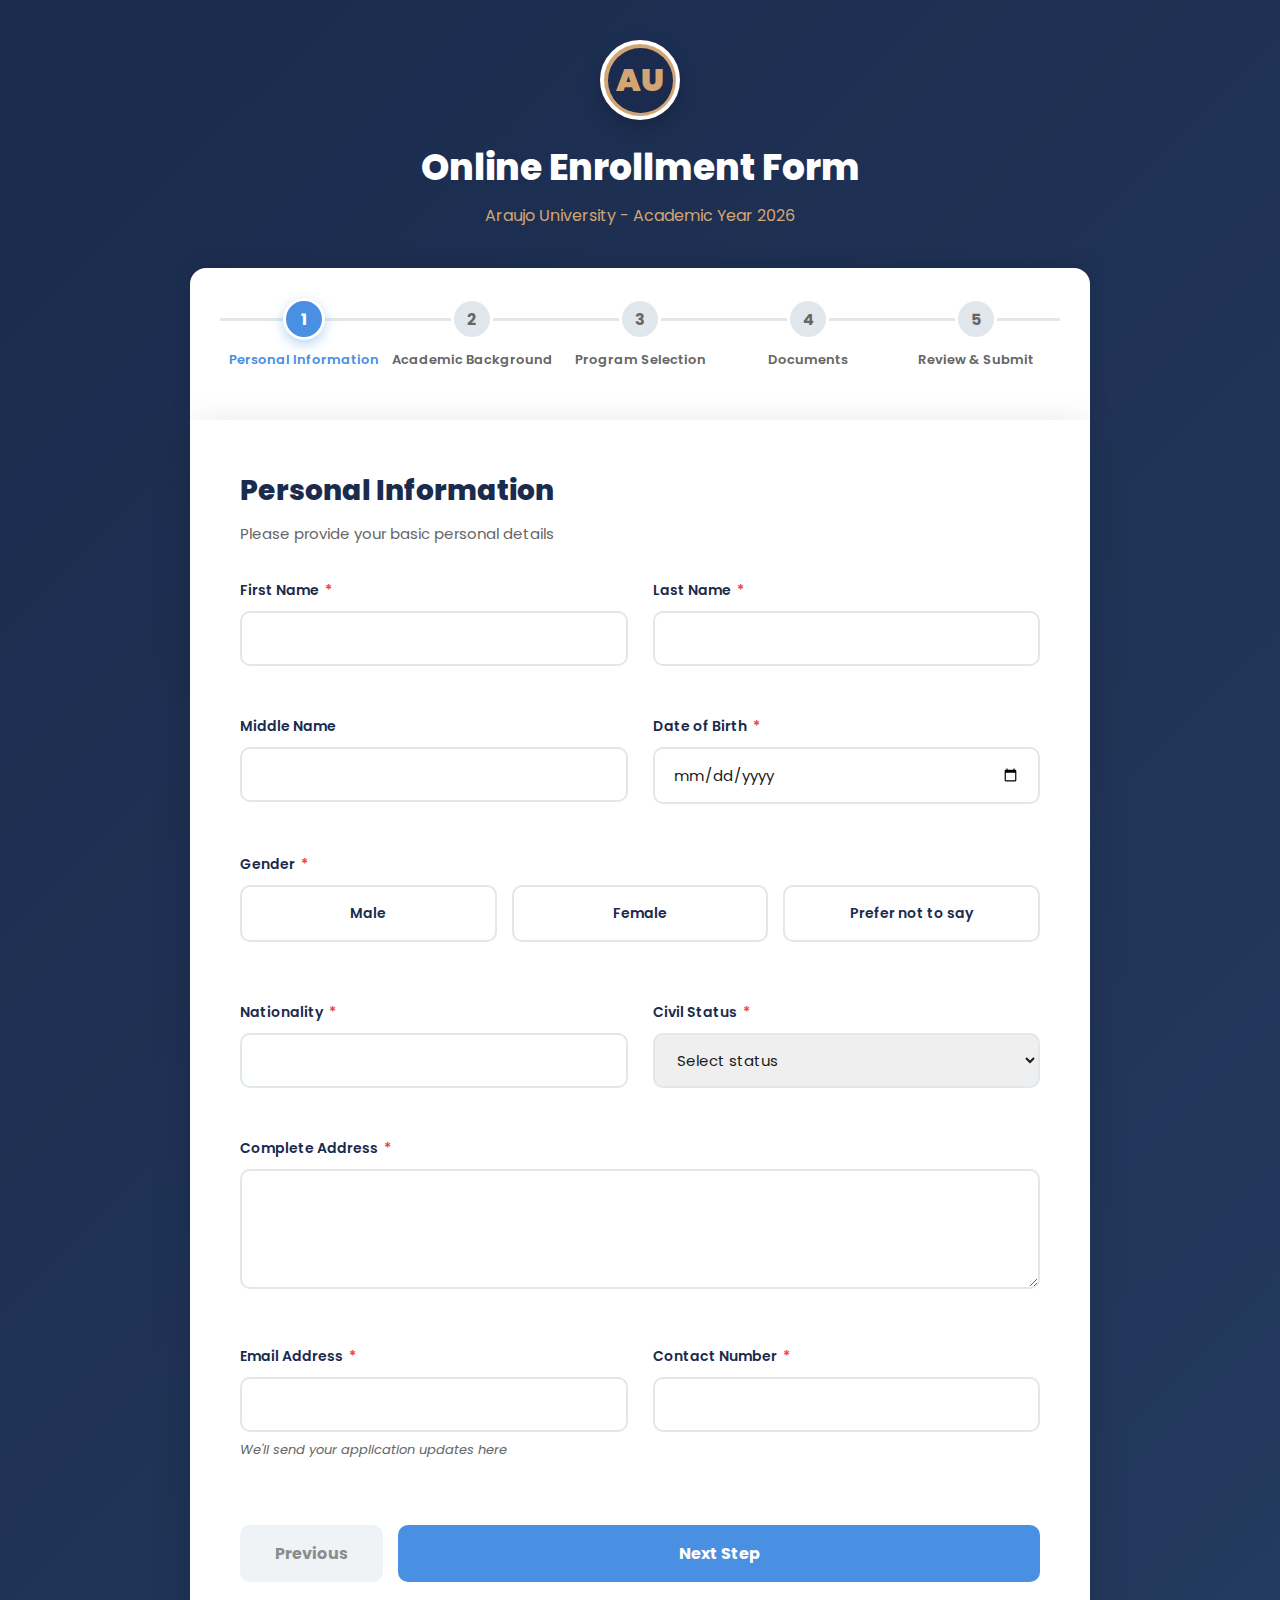
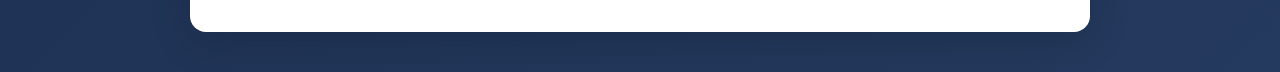
<file: enrollment-form.html>
<!DOCTYPE html>
<html lang="en">
<head>
    <meta charset="UTF-8">
    <meta name="viewport" content="width=device-width, initial-scale=1.0">
    <title>Araujo University - Online Enrollment Form</title>
    <link href="https://fonts.googleapis.com/css2?family=Poppins:wght@300;400;500;600;700;800;900&display=swap" rel="stylesheet">
    <style>
        * {
            margin: 0;
            padding: 0;
            box-sizing: border-box;
        }

        :root {
            --primary-navy: #1a2b4d;
            --secondary-navy: #243a5e;
            --accent-gold: #d4a574;
            --light-blue: #4a90e2;
            --success-green: #10b981;
            --text-white: #ffffff;
            --text-dark: #1a1a1a;
            --text-gray: #666666;
            --bg-light: #f5f7fa;
            --border-color: #e1e8ed;
        }

        body {
            font-family: 'Poppins', sans-serif;
            background: linear-gradient(135deg, var(--primary-navy) 0%, var(--secondary-navy) 100%);
            min-height: 100vh;
            padding: 40px 20px;
            color: var(--text-dark);
        }

        .enrollment-container {
            max-width: 900px;
            margin: 0 auto;
        }

        /* Header */
        .enrollment-header {
            text-align: center;
            margin-bottom: 40px;
        }

        .university-seal {
            width: 80px;
            height: 80px;
            background: var(--accent-gold);
            border-radius: 50%;
            display: flex;
            align-items: center;
            justify-content: center;
            border: 4px solid var(--text-white);
            margin: 0 auto 20px;
            box-shadow: 0 8px 20px rgba(0,0,0,0.2);
        }

        .seal-inner {
            width: 65px;
            height: 65px;
            background: var(--primary-navy);
            border-radius: 50%;
            display: flex;
            align-items: center;
            justify-content: center;
            color: var(--accent-gold);
            font-weight: 900;
            font-size: 32px;
        }

        .enrollment-header h1 {
            color: var(--text-white);
            font-size: 36px;
            font-weight: 800;
            margin-bottom: 8px;
        }

        .enrollment-header p {
            color: var(--accent-gold);
            font-size: 16px;
        }

        /* Progress Indicator */
        .progress-container {
            background: var(--text-white);
            padding: 30px;
            border-radius: 16px 16px 0 0;
            box-shadow: 0 -4px 20px rgba(0,0,0,0.1);
        }

        .progress-steps {
            display: flex;
            justify-content: space-between;
            position: relative;
            margin-bottom: 20px;
        }

        .progress-steps::before {
            content: '';
            position: absolute;
            top: 20px;
            left: 0;
            right: 0;
            height: 3px;
            background: var(--border-color);
            z-index: 0;
        }

        .progress-line {
            position: absolute;
            top: 20px;
            left: 0;
            height: 3px;
            background: var(--light-blue);
            z-index: 1;
            transition: width 0.4s ease;
        }

        .step {
            display: flex;
            flex-direction: column;
            align-items: center;
            position: relative;
            z-index: 2;
            flex: 1;
        }

        .step-number {
            width: 42px;
            height: 42px;
            background: var(--border-color);
            border-radius: 50%;
            display: flex;
            align-items: center;
            justify-content: center;
            font-weight: 700;
            font-size: 16px;
            color: var(--text-gray);
            margin-bottom: 10px;
            transition: all 0.3s;
            border: 3px solid var(--text-white);
        }

        .step.active .step-number {
            background: var(--light-blue);
            color: var(--text-white);
            box-shadow: 0 4px 12px rgba(74, 144, 226, 0.4);
        }

        .step.completed .step-number {
            background: var(--success-green);
            color: var(--text-white);
        }

        .step.completed .step-number::before {
            content: '✓';
            font-size: 20px;
        }

        .step-label {
            font-size: 13px;
            font-weight: 600;
            color: var(--text-gray);
            text-align: center;
        }

        .step.active .step-label {
            color: var(--light-blue);
        }

        .step.completed .step-label {
            color: var(--success-green);
        }

        /* Form Container */
        .form-container {
            background: var(--text-white);
            padding: 50px;
            border-radius: 0 0 16px 16px;
            box-shadow: 0 10px 40px rgba(0,0,0,0.15);
        }

        .form-step {
            display: none;
            animation: fadeIn 0.4s ease;
        }

        .form-step.active {
            display: block;
        }

        @keyframes fadeIn {
            from {
                opacity: 0;
                transform: translateY(20px);
            }
            to {
                opacity: 1;
                transform: translateY(0);
            }
        }

        .step-title {
            font-size: 28px;
            font-weight: 800;
            color: var(--primary-navy);
            margin-bottom: 10px;
        }

        .step-description {
            color: var(--text-gray);
            margin-bottom: 35px;
            font-size: 15px;
        }

        .form-grid {
            display: grid;
            grid-template-columns: repeat(2, 1fr);
            gap: 25px;
            margin-bottom: 30px;
        }

        .form-grid.single {
            grid-template-columns: 1fr;
        }

        .form-group {
            margin-bottom: 25px;
        }

        .form-group.full-width {
            grid-column: 1 / -1;
        }

        .form-group label {
            display: block;
            font-weight: 600;
            color: var(--primary-navy);
            margin-bottom: 10px;
            font-size: 14px;
        }

        .form-group label .required {
            color: #ef4444;
            margin-left: 3px;
        }

        .form-group input,
        .form-group select,
        .form-group textarea {
            width: 100%;
            padding: 14px 18px;
            border: 2px solid var(--border-color);
            border-radius: 10px;
            font-size: 15px;
            font-family: 'Poppins', sans-serif;
            transition: all 0.3s;
            color: var(--text-dark);
        }

        .form-group input:focus,
        .form-group select:focus,
        .form-group textarea:focus {
            outline: none;
            border-color: var(--light-blue);
            box-shadow: 0 0 0 4px rgba(74, 144, 226, 0.1);
        }

        .form-group textarea {
            resize: vertical;
            min-height: 120px;
        }

        .form-group input[type="file"] {
            padding: 12px;
            cursor: pointer;
        }

        .form-group input[type="date"] {
            cursor: pointer;
        }

        /* Radio and Checkbox Groups */
        .radio-group,
        .checkbox-group {
            display: grid;
            grid-template-columns: repeat(auto-fit, minmax(200px, 1fr));
            gap: 15px;
        }

        .radio-option,
        .checkbox-option {
            position: relative;
        }

        .radio-option input[type="radio"],
        .checkbox-option input[type="checkbox"] {
            position: absolute;
            opacity: 0;
            cursor: pointer;
        }

        .radio-label,
        .checkbox-label {
            display: block;
            padding: 16px 20px;
            border: 2px solid var(--border-color);
            border-radius: 10px;
            cursor: pointer;
            transition: all 0.3s;
            font-weight: 500;
            font-size: 14px;
            text-align: center;
        }

        .radio-option input[type="radio"]:checked + .radio-label,
        .checkbox-option input[type="checkbox"]:checked + .checkbox-label {
            background: var(--light-blue);
            border-color: var(--light-blue);
            color: var(--text-white);
        }

        .radio-label:hover,
        .checkbox-label:hover {
            border-color: var(--light-blue);
            background: rgba(74, 144, 226, 0.05);
        }

        /* Program Selection Cards */
        .program-grid {
            display: grid;
            grid-template-columns: repeat(2, 1fr);
            gap: 20px;
            margin-bottom: 30px;
        }

        .program-card {
            position: relative;
            border: 3px solid var(--border-color);
            border-radius: 12px;
            padding: 25px;
            cursor: pointer;
            transition: all 0.3s;
        }

        .program-card:hover {
            border-color: var(--light-blue);
            box-shadow: 0 8px 20px rgba(74, 144, 226, 0.15);
        }

        .program-card input[type="radio"] {
            position: absolute;
            opacity: 0;
        }

        .program-card input[type="radio"]:checked ~ .program-content {
            border-color: var(--light-blue);
        }

        .program-card input[type="radio"]:checked ~ .program-check {
            display: flex;
        }

        .program-check {
            display: none;
            position: absolute;
            top: 15px;
            right: 15px;
            width: 28px;
            height: 28px;
            background: var(--light-blue);
            border-radius: 50%;
            align-items: center;
            justify-content: center;
            color: var(--text-white);
            font-weight: 700;
        }

        .program-icon {
            font-size: 48px;
            margin-bottom: 15px;
        }

        .program-title {
            font-size: 18px;
            font-weight: 700;
            color: var(--primary-navy);
            margin-bottom: 8px;
        }

        .program-description {
            font-size: 13px;
            color: var(--text-gray);
            line-height: 1.6;
        }

        /* Review Section */
        .review-section {
            background: var(--bg-light);
            padding: 25px;
            border-radius: 12px;
            margin-bottom: 20px;
        }

        .review-section h3 {
            font-size: 20px;
            font-weight: 700;
            color: var(--primary-navy);
            margin-bottom: 20px;
            padding-bottom: 15px;
            border-bottom: 2px solid var(--border-color);
        }

        .review-item {
            display: flex;
            justify-content: space-between;
            padding: 12px 0;
            border-bottom: 1px solid var(--border-color);
        }

        .review-item:last-child {
            border-bottom: none;
        }

        .review-label {
            font-weight: 600;
            color: var(--text-gray);
            font-size: 14px;
        }

        .review-value {
            color: var(--text-dark);
            font-weight: 500;
            font-size: 14px;
            text-align: right;
        }

        /* Buttons */
        .form-buttons {
            display: flex;
            justify-content: space-between;
            margin-top: 40px;
            gap: 15px;
        }

        .btn {
            padding: 16px 35px;
            border: none;
            border-radius: 10px;
            font-size: 16px;
            font-weight: 700;
            cursor: pointer;
            transition: all 0.3s;
            font-family: 'Poppins', sans-serif;
        }

        .btn-prev {
            background: var(--border-color);
            color: var(--text-dark);
        }

        .btn-prev:hover {
            background: #d1d5db;
        }

        .btn-next,
        .btn-submit {
            background: var(--light-blue);
            color: var(--text-white);
            flex: 1;
        }

        .btn-next:hover,
        .btn-submit:hover {
            background: #3a7bc8;
            transform: translateY(-2px);
            box-shadow: 0 8px 20px rgba(74, 144, 226, 0.4);
        }

        .btn-submit {
            background: var(--success-green);
        }

        .btn-submit:hover {
            background: #059669;
            box-shadow: 0 8px 20px rgba(16, 185, 129, 0.4);
        }

        .btn:disabled {
            opacity: 0.5;
            cursor: not-allowed;
        }

        /* Success Modal */
        .success-modal {
            display: none;
            position: fixed;
            top: 0;
            left: 0;
            right: 0;
            bottom: 0;
            background: rgba(26, 43, 77, 0.95);
            z-index: 3000;
            align-items: center;
            justify-content: center;
        }

        .success-modal.active {
            display: flex;
        }

        .success-content {
            background: var(--text-white);
            padding: 60px;
            border-radius: 20px;
            text-align: center;
            max-width: 600px;
            animation: scaleIn 0.4s ease;
        }

        @keyframes scaleIn {
            from {
                transform: scale(0.8);
                opacity: 0;
            }
            to {
                transform: scale(1);
                opacity: 1;
            }
        }

        .success-icon {
            width: 100px;
            height: 100px;
            background: var(--success-green);
            border-radius: 50%;
            display: flex;
            align-items: center;
            justify-content: center;
            margin: 0 auto 30px;
            font-size: 60px;
            color: var(--text-white);
            animation: bounceIn 0.6s ease;
        }

        @keyframes bounceIn {
            0%, 20%, 50%, 80%, 100% {
                transform: translateY(0);
            }
            40% {
                transform: translateY(-30px);
            }
            60% {
                transform: translateY(-15px);
            }
        }

        .success-content h2 {
            font-size: 32px;
            font-weight: 800;
            color: var(--primary-navy);
            margin-bottom: 15px;
        }

        .success-content p {
            color: var(--text-gray);
            font-size: 16px;
            margin-bottom: 30px;
            line-height: 1.8;
        }

        .application-id {
            display: inline-block;
            background: var(--bg-light);
            padding: 15px 30px;
            border-radius: 10px;
            font-weight: 700;
            color: var(--primary-navy);
            font-size: 18px;
            margin-bottom: 30px;
        }

        /* Helper Text */
        .helper-text {
            font-size: 13px;
            color: var(--text-gray);
            margin-top: 8px;
            font-style: italic;
        }

        /* Error State */
        .form-group.error input,
        .form-group.error select,
        .form-group.error textarea {
            border-color: #ef4444;
        }

        .error-message {
            color: #ef4444;
            font-size: 13px;
            margin-top: 8px;
            display: none;
        }

        .form-group.error .error-message {
            display: block;
        }

        /* Responsive */
        @media (max-width: 768px) {
            body {
                padding: 20px 15px;
            }

            .form-container {
                padding: 30px 25px;
            }

            .progress-container {
                padding: 20px 15px;
            }

            .step-label {
                font-size: 11px;
            }

            .form-grid,
            .program-grid {
                grid-template-columns: 1fr;
            }

            .form-buttons {
                flex-direction: column-reverse;
            }

            .btn {
                width: 100%;
            }

            .success-content {
                padding: 40px 30px;
            }
        }
    </style>
</head>
<body>
    <div class="enrollment-container">
        <!-- Header -->
        <div class="enrollment-header">
            <div class="university-seal">
                <div class="seal-inner">AU</div>
            </div>
            <h1>Online Enrollment Form</h1>
            <p>Araujo University - Academic Year 2026</p>
        </div>

        <!-- Progress Indicator -->
        <div class="progress-container">
            <div class="progress-steps">
                <div class="progress-line" id="progressLine"></div>
                <div class="step active" data-step="1">
                    <div class="step-number">1</div>
                    <div class="step-label">Personal Information</div>
                </div>
                <div class="step" data-step="2">
                    <div class="step-number">2</div>
                    <div class="step-label">Academic Background</div>
                </div>
                <div class="step" data-step="3">
                    <div class="step-number">3</div>
                    <div class="step-label">Program Selection</div>
                </div>
                <div class="step" data-step="4">
                    <div class="step-number">4</div>
                    <div class="step-label">Documents</div>
                </div>
                <div class="step" data-step="5">
                    <div class="step-number">5</div>
                    <div class="step-label">Review & Submit</div>
                </div>
            </div>
        </div>

        <!-- Form Container -->
        <div class="form-container">
            <form id="enrollmentForm">
                <!-- Step 1: Personal Information -->
                <div class="form-step active" data-step="1">
                    <h2 class="step-title">Personal Information</h2>
                    <p class="step-description">Please provide your basic personal details</p>

                    <div class="form-grid">
                        <div class="form-group">
                            <label>First Name <span class="required">*</span></label>
                            <input type="text" id="firstName" required>
                        </div>
                        <div class="form-group">
                            <label>Last Name <span class="required">*</span></label>
                            <input type="text" id="lastName" required>
                        </div>
                        <div class="form-group">
                            <label>Middle Name</label>
                            <input type="text" id="middleName">
                        </div>
                        <div class="form-group">
                            <label>Date of Birth <span class="required">*</span></label>
                            <input type="date" id="birthDate" required>
                        </div>
                        <div class="form-group full-width">
                            <label>Gender <span class="required">*</span></label>
                            <div class="radio-group">
                                <div class="radio-option">
                                    <input type="radio" id="male" name="gender" value="male" required>
                                    <label class="radio-label" for="male">Male</label>
                                </div>
                                <div class="radio-option">
                                    <input type="radio" id="female" name="gender" value="female">
                                    <label class="radio-label" for="female">Female</label>
                                </div>
                                <div class="radio-option">
                                    <input type="radio" id="other" name="gender" value="other">
                                    <label class="radio-label" for="other">Prefer not to say</label>
                                </div>
                            </div>
                        </div>
                        <div class="form-group">
                            <label>Nationality <span class="required">*</span></label>
                            <input type="text" id="nationality" required>
                        </div>
                        <div class="form-group">
                            <label>Civil Status <span class="required">*</span></label>
                            <select id="civilStatus" required>
                                <option value="">Select status</option>
                                <option value="single">Single</option>
                                <option value="married">Married</option>
                                <option value="widowed">Widowed</option>
                                <option value="separated">Separated</option>
                            </select>
                        </div>
                        <div class="form-group full-width">
                            <label>Complete Address <span class="required">*</span></label>
                            <textarea id="address" required></textarea>
                        </div>
                        <div class="form-group">
                            <label>Email Address <span class="required">*</span></label>
                            <input type="email" id="email" required>
                            <p class="helper-text">We'll send your application updates here</p>
                        </div>
                        <div class="form-group">
                            <label>Contact Number <span class="required">*</span></label>
                            <input type="tel" id="contactNumber" required>
                        </div>
                    </div>

                    <div class="form-buttons">
                        <button type="button" class="btn btn-prev" disabled>Previous</button>
                        <button type="button" class="btn btn-next" onclick="nextStep()">Next Step</button>
                    </div>
                </div>

                <!-- Step 2: Academic Background -->
                <div class="form-step" data-step="2">
                    <h2 class="step-title">Academic Background</h2>
                    <p class="step-description">Tell us about your educational history</p>

                    <div class="form-grid">
                        <div class="form-group">
                            <label>High School Name <span class="required">*</span></label>
                            <input type="text" id="highSchool" required>
                        </div>
                        <div class="form-group">
                            <label>Year Graduated <span class="required">*</span></label>
                            <input type="number" id="graduationYear" min="1950" max="2026" required>
                        </div>
                        <div class="form-group">
                            <label>High School Address <span class="required">*</span></label>
                            <input type="text" id="hsAddress" required>
                        </div>
                        <div class="form-group">
                            <label>GPA / Average Grade <span class="required">*</span></label>
                            <input type="text" id="gpa" required>
                        </div>
                        <div class="form-group full-width">
                            <label>Academic Honors / Awards</label>
                            <textarea id="honors" rows="3" placeholder="List any academic achievements, awards, or honors received"></textarea>
                        </div>
                        <div class="form-group full-width">
                            <label>Have you attended college/university before? <span class="required">*</span></label>
                            <div class="radio-group">
                                <div class="radio-option">
                                    <input type="radio" id="collegeYes" name="previousCollege" value="yes" required>
                                    <label class="radio-label" for="collegeYes">Yes</label>
                                </div>
                                <div class="radio-option">
                                    <input type="radio" id="collegeNo" name="previousCollege" value="no">
                                    <label class="radio-label" for="collegeNo">No</label>
                                </div>
                            </div>
                        </div>
                        <div class="form-group full-width" id="previousCollegeDetails" style="display: none;">
                            <label>Previous College/University Details</label>
                            <textarea id="collegeDetails" rows="3" placeholder="Include name, years attended, and program/course"></textarea>
                        </div>
                    </div>

                    <div class="form-buttons">
                        <button type="button" class="btn btn-prev" onclick="prevStep()">Previous</button>
                        <button type="button" class="btn btn-next" onclick="nextStep()">Next Step</button>
                    </div>
                </div>

                <!-- Step 3: Program Selection -->
                <div class="form-step" data-step="3">
                    <h2 class="step-title">Program Selection</h2>
                    <p class="step-description">Choose your preferred program and enrollment type</p>

                    <div class="form-group">
                        <label>Select Your Program <span class="required">*</span></label>
                        <div class="program-grid">
                            <label class="program-card">
                                <input type="radio" name="program" value="BSIT" required>
                                <div class="program-check">✓</div>
                                <div class="program-icon">💻</div>
                                <div class="program-title">BS in Information Technology</div>
                                <p class="program-description">4-year program focused on software development and IT systems</p>
                            </label>
                            <label class="program-card">
                                <input type="radio" name="program" value="BSCS">
                                <div class="program-check">✓</div>
                                <div class="program-icon">🖥️</div>
                                <div class="program-title">BS in Computer Science</div>
                                <p class="program-description">Advanced computing, AI, and software engineering</p>
                            </label>
                            <label class="program-card">
                                <input type="radio" name="program" value="BSBusinessMgmt">
                                <div class="program-check">✓</div>
                                <div class="program-icon">💼</div>
                                <div class="program-title">BS in Business Management</div>
                                <p class="program-description">Comprehensive business education and leadership training</p>
                            </label>
                            <label class="program-card">
                                <input type="radio" name="program" value="BADigitalMarketing">
                                <div class="program-check">✓</div>
                                <div class="program-icon">📱</div>
                                <div class="program-title">BA in Digital Marketing</div>
                                <p class="program-description">Modern marketing strategies and digital media</p>
                            </label>
                            <label class="program-card">
                                <input type="radio" name="program" value="BSDataScience">
                                <div class="program-check">✓</div>
                                <div class="program-icon">📊</div>
                                <div class="program-title">BS in Data Science</div>
                                <p class="program-description">Analytics, machine learning, and big data</p>
                            </label>
                            <label class="program-card">
                                <input type="radio" name="program" value="BAGraphicDesign">
                                <div class="program-check">✓</div>
                                <div class="program-icon">🎨</div>
                                <div class="program-title">BA in Graphic Design</div>
                                <p class="program-description">Visual communication and creative design</p>
                            </label>
                        </div>
                    </div>

                    <div class="form-grid">
                        <div class="form-group full-width">
                            <label>Year Level <span class="required">*</span></label>
                            <div class="radio-group">
                                <div class="radio-option">
                                    <input type="radio" id="year1" name="yearLevel" value="1st Year" required>
                                    <label class="radio-label" for="year1">1st Year</label>
                                </div>
                                <div class="radio-option">
                                    <input type="radio" id="year2" name="yearLevel" value="2nd Year">
                                    <label class="radio-label" for="year2">2nd Year (Transfer)</label>
                                </div>
                                <div class="radio-option">
                                    <input type="radio" id="year3" name="yearLevel" value="3rd Year">
                                    <label class="radio-label" for="year3">3rd Year (Transfer)</label>
                                </div>
                            </div>
                        </div>
                        <div class="form-group full-width">
                            <label>Enrollment Type <span class="required">*</span></label>
                            <div class="radio-group">
                                <div class="radio-option">
                                    <input type="radio" id="fullTime" name="enrollmentType" value="Full-time" required>
                                    <label class="radio-label" for="fullTime">Full-time</label>
                                </div>
                                <div class="radio-option">
                                    <input type="radio" id="partTime" name="enrollmentType" value="Part-time">
                                    <label class="radio-label" for="partTime">Part-time</label>
                                </div>
                            </div>
                        </div>
                        <div class="form-group full-width">
                            <label>Preferred Start Term <span class="required">*</span></label>
                            <select id="startTerm" required>
                                <option value="">Select term</option>
                                <option value="Fall 2026">Fall 2026 (September)</option>
                                <option value="Spring 2027">Spring 2027 (January)</option>
                                <option value="Summer 2027">Summer 2027 (May)</option>
                            </select>
                        </div>
                    </div>

                    <div class="form-buttons">
                        <button type="button" class="btn btn-prev" onclick="prevStep()">Previous</button>
                        <button type="button" class="btn btn-next" onclick="nextStep()">Next Step</button>
                    </div>
                </div>

                <!-- Step 4: Documents Upload -->
                <div class="form-step" data-step="4">
                    <h2 class="step-title">Required Documents</h2>
                    <p class="step-description">Upload the necessary documents for your application</p>

                    <div class="form-grid single">
                        <div class="form-group">
                            <label>Birth Certificate <span class="required">*</span></label>
                            <input type="file" id="birthCert" accept=".pdf,.jpg,.jpeg,.png" required>
                            <p class="helper-text">PDF, JPG, or PNG format (Max 5MB)</p>
                        </div>
                        <div class="form-group">
                            <label>High School Diploma / Transcript <span class="required">*</span></label>
                            <input type="file" id="hsDiploma" accept=".pdf,.jpg,.jpeg,.png" required>
                            <p class="helper-text">Official transcript or diploma copy</p>
                        </div>
                        <div class="form-group">
                            <label>Government-Issued ID <span class="required">*</span></label>
                            <input type="file" id="governmentId" accept=".pdf,.jpg,.jpeg,.png" required>
                            <p class="helper-text">National ID, Passport, or Driver's License</p>
                        </div>
                        <div class="form-group">
                            <label>2x2 ID Photo <span class="required">*</span></label>
                            <input type="file" id="idPhoto" accept=".jpg,.jpeg,.png" required>
                            <p class="helper-text">Recent photo with white background</p>
                        </div>
                        <div class="form-group">
                            <label>Certificate of Good Moral Character</label>
                            <input type="file" id="goodMoral" accept=".pdf,.jpg,.jpeg,.png">
                            <p class="helper-text">From previous school (optional)</p>
                        </div>
                        <div class="form-group">
                            <label>Medical Certificate</label>
                            <input type="file" id="medCert" accept=".pdf,.jpg,.jpeg,.png">
                            <p class="helper-text">Health clearance (optional but recommended)</p>
                        </div>
                    </div>

                    <div class="form-buttons">
                        <button type="button" class="btn btn-prev" onclick="prevStep()">Previous</button>
                        <button type="button" class="btn btn-next" onclick="nextStep()">Next Step</button>
                    </div>
                </div>

                <!-- Step 5: Review & Submit -->
                <div class="form-step" data-step="5">
                    <h2 class="step-title">Review Your Application</h2>
                    <p class="step-description">Please review all information before submitting</p>

                    <div class="review-section">
                        <h3>Personal Information</h3>
                        <div class="review-item">
                            <span class="review-label">Full Name:</span>
                            <span class="review-value" id="reviewName">-</span>
                        </div>
                        <div class="review-item">
                            <span class="review-label">Date of Birth:</span>
                            <span class="review-value" id="reviewBirthDate">-</span>
                        </div>
                        <div class="review-item">
                            <span class="review-label">Gender:</span>
                            <span class="review-value" id="reviewGender">-</span>
                        </div>
                        <div class="review-item">
                            <span class="review-label">Email:</span>
                            <span class="review-value" id="reviewEmail">-</span>
                        </div>
                        <div class="review-item">
                            <span class="review-label">Contact:</span>
                            <span class="review-value" id="reviewContact">-</span>
                        </div>
                    </div>

                    <div class="review-section">
                        <h3>Academic Background</h3>
                        <div class="review-item">
                            <span class="review-label">High School:</span>
                            <span class="review-value" id="reviewHS">-</span>
                        </div>
                        <div class="review-item">
                            <span class="review-label">Year Graduated:</span>
                            <span class="review-value" id="reviewGradYear">-</span>
                        </div>
                        <div class="review-item">
                            <span class="review-label">GPA / Grade:</span>
                            <span class="review-value" id="reviewGPA">-</span>
                        </div>
                    </div>

                    <div class="review-section">
                        <h3>Program Details</h3>
                        <div class="review-item">
                            <span class="review-label">Selected Program:</span>
                            <span class="review-value" id="reviewProgram">-</span>
                        </div>
                        <div class="review-item">
                            <span class="review-label">Year Level:</span>
                            <span class="review-value" id="reviewYearLevel">-</span>
                        </div>
                        <div class="review-item">
                            <span class="review-label">Enrollment Type:</span>
                            <span class="review-value" id="reviewEnrollmentType">-</span>
                        </div>
                        <div class="review-item">
                            <span class="review-label">Start Term:</span>
                            <span class="review-value" id="reviewStartTerm">-</span>
                        </div>
                    </div>

                    <div class="form-group">
                        <label style="display: flex; align-items: center; gap: 10px; cursor: pointer;">
                            <input type="checkbox" id="termsAgree" required style="width: auto; cursor: pointer;">
                            <span>I certify that all information provided is true and accurate <span class="required">*</span></span>
                        </label>
                    </div>

                    <div class="form-buttons">
                        <button type="button" class="btn btn-prev" onclick="prevStep()">Previous</button>
                        <button type="submit" class="btn btn-submit">Submit Application</button>
                    </div>
                </div>
            </form>
        </div>
    </div>

    <!-- Success Modal -->
    <div class="success-modal" id="successModal">
        <div class="success-content">
            <div class="success-icon">✓</div>
            <h2>Application Submitted Successfully!</h2>
            <p>Thank you for applying to Araujo University. Your application has been received and is now being processed.</p>
            <div class="application-id">Application ID: <span id="appId">AU-2026-XXXXX</span></div>
            <p>You will receive a confirmation email shortly with further instructions. Please check your email regularly for updates on your application status.</p>
            <button class="btn btn-next" onclick="window.location.reload()">Submit Another Application</button>
        </div>
    </div>

    <script>
        let currentStep = 1;
        const totalSteps = 5;

        // Show/hide previous college details
        document.querySelectorAll('input[name="previousCollege"]').forEach(radio => {
            radio.addEventListener('change', function() {
                document.getElementById('previousCollegeDetails').style.display = 
                    this.value === 'yes' ? 'block' : 'none';
            });
        });

        // Form navigation
        function nextStep() {
            if (validateStep(currentStep)) {
                currentStep++;
                updateForm();
                if (currentStep === 5) {
                    populateReview();
                }
            }
        }

        function prevStep() {
            currentStep--;
            updateForm();
        }

        function updateForm() {
            // Hide all steps
            document.querySelectorAll('.form-step').forEach(step => {
                step.classList.remove('active');
            });

            // Show current step
            document.querySelector(`.form-step[data-step="${currentStep}"]`).classList.add('active');

            // Update progress indicators
            document.querySelectorAll('.step').forEach(step => {
                const stepNum = parseInt(step.dataset.step);
                step.classList.remove('active', 'completed');
                
                if (stepNum === currentStep) {
                    step.classList.add('active');
                } else if (stepNum < currentStep) {
                    step.classList.add('completed');
                    step.querySelector('.step-number').textContent = '';
                } else {
                    step.querySelector('.step-number').textContent = stepNum;
                }
            });

            // Update progress line
            const progressPercentage = ((currentStep - 1) / (totalSteps - 1)) * 100;
            document.getElementById('progressLine').style.width = progressPercentage + '%';

            // Scroll to top
            window.scrollTo({ top: 0, behavior: 'smooth' });
        }

        function validateStep(step) {
            const currentFormStep = document.querySelector(`.form-step[data-step="${step}"]`);
            const requiredFields = currentFormStep.querySelectorAll('[required]');
            let isValid = true;

            requiredFields.forEach(field => {
                if (!field.value && field.type !== 'radio' && field.type !== 'checkbox') {
                    isValid = false;
                    field.parentElement.classList.add('error');
                } else if ((field.type === 'radio' || field.type === 'checkbox') && field.required) {
                    const name = field.name;
                    const checked = currentFormStep.querySelector(`[name="${name}"]:checked`);
                    if (!checked) {
                        isValid = false;
                    }
                } else {
                    field.parentElement.classList.remove('error');
                }
            });

            if (!isValid) {
                alert('Please fill in all required fields before proceeding.');
            }

            return isValid;
        }

        function populateReview() {
            // Personal Info
            const firstName = document.getElementById('firstName').value;
            const middleName = document.getElementById('middleName').value;
            const lastName = document.getElementById('lastName').value;
            document.getElementById('reviewName').textContent = 
                `${firstName} ${middleName} ${lastName}`.trim();
            
            document.getElementById('reviewBirthDate').textContent = 
                document.getElementById('birthDate').value;
            
            const gender = document.querySelector('input[name="gender"]:checked');
            document.getElementById('reviewGender').textContent = 
                gender ? gender.value : '-';
            
            document.getElementById('reviewEmail').textContent = 
                document.getElementById('email').value;
            
            document.getElementById('reviewContact').textContent = 
                document.getElementById('contactNumber').value;

            // Academic Background
            document.getElementById('reviewHS').textContent = 
                document.getElementById('highSchool').value;
            
            document.getElementById('reviewGradYear').textContent = 
                document.getElementById('graduationYear').value;
            
            document.getElementById('reviewGPA').textContent = 
                document.getElementById('gpa').value;

            // Program Details
            const program = document.querySelector('input[name="program"]:checked');
            if (program) {
                const programCard = program.closest('.program-card');
                const programTitle = programCard.querySelector('.program-title').textContent;
                document.getElementById('reviewProgram').textContent = programTitle;
            }

            const yearLevel = document.querySelector('input[name="yearLevel"]:checked');
            document.getElementById('reviewYearLevel').textContent = 
                yearLevel ? yearLevel.value : '-';

            const enrollmentType = document.querySelector('input[name="enrollmentType"]:checked');
            document.getElementById('reviewEnrollmentType').textContent = 
                enrollmentType ? enrollmentType.value : '-';

            document.getElementById('reviewStartTerm').textContent = 
                document.getElementById('startTerm').value;
        }

        // Form submission
        document.getElementById('enrollmentForm').addEventListener('submit', function(e) {
            e.preventDefault();

            if (!document.getElementById('termsAgree').checked) {
                alert('Please agree to the terms and conditions.');
                return;
            }

            // Generate application ID
            const appId = 'AU-2026-' + Math.floor(10000 + Math.random() * 90000);
            document.getElementById('appId').textContent = appId;

            // Show success modal
            document.getElementById('successModal').classList.add('active');
        });

        // Initialize
        updateForm();
    </script>
</body>
</html>
</file>
